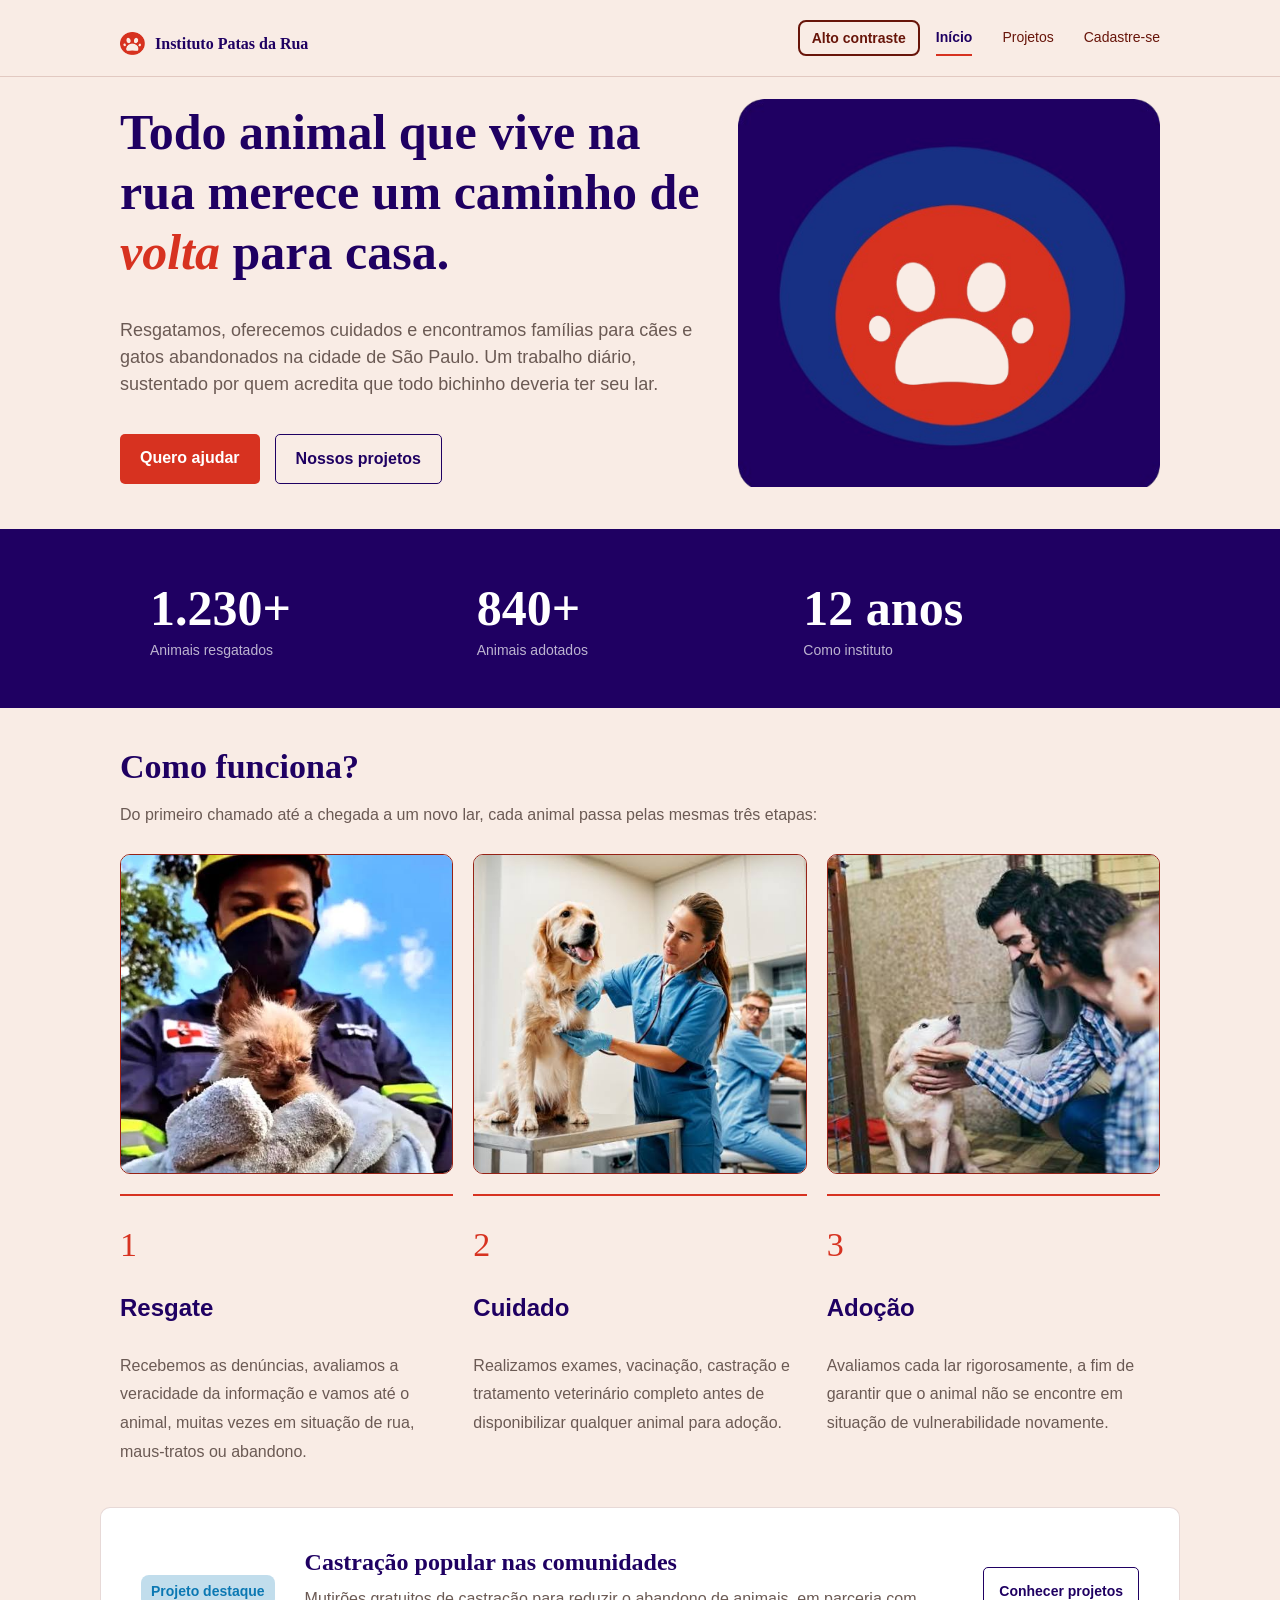
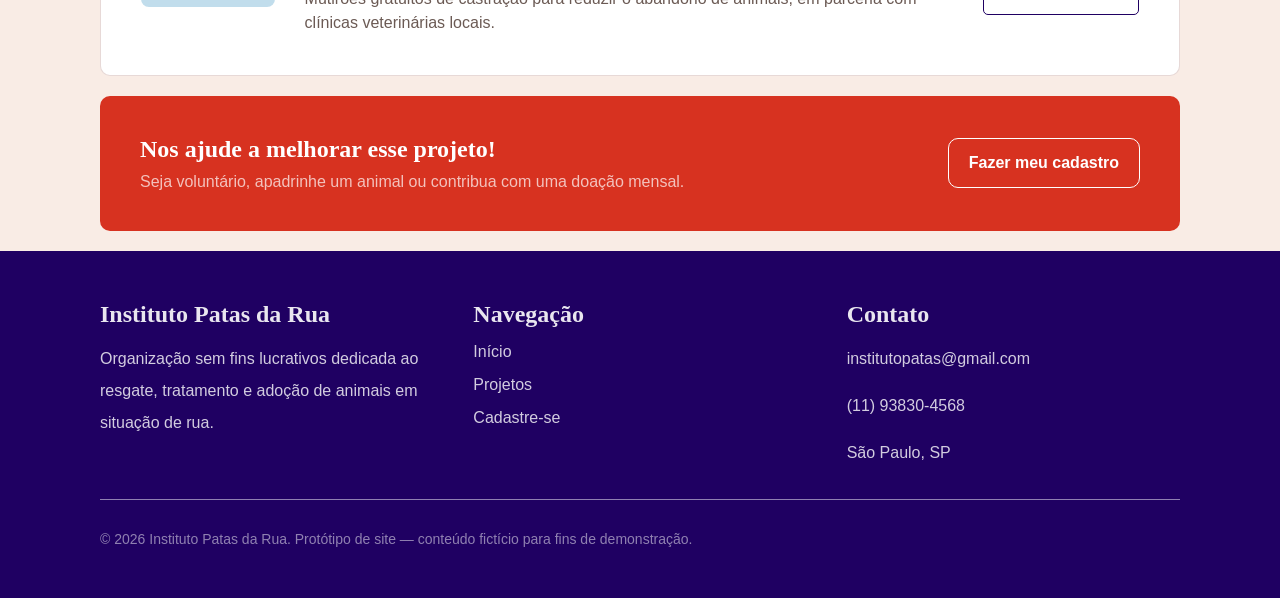
<file: index.html>
<!DOCTYPE html>
<html lang="pt-BR">

<head>
    <meta charset="UTF-8">
    <meta name="viewport" content="width=device-width, initial-scale=1.0">
    <title>Projeto Patas de Rua</title>
    <script>
        (function () {
            try {
                var salvo = localStorage.getItem("contraste");
                var alto = salvo === "alto" || (salvo !== "normal" && window.matchMedia("(prefers-contrast: more)").matches);
                if (alto) document.documentElement.setAttribute("data-contraste", "alto");
            } catch (erro) {}
        })();
    </script>
    <link rel="stylesheet" href="css/style_index.css">
    <link rel="stylesheet" href="css/style_menu.css">
    <link rel="stylesheet" href="css/style_footer.css">
</head>

<body>
    <header class="header">
        <div class="header_content">
            <div class="header_content__logo">
                <h1>
                    <img src="assets/logo.png" alt="Logo Menu">
                    <span>Instituto Patas da Rua</span>
                </h1>
            </div>
            <button type="button" class="contraste" aria-pressed="false">Alto contraste</button>
            <button type="button" class="menu_hamburguer" aria-label="Abrir menu" aria-expanded="false" aria-controls="menu">
                <span aria-hidden="true"></span>
                <span aria-hidden="true"></span>
                <span aria-hidden="true"></span>
            </button>
            <nav id="menu">
                <ul>
                    <li class="active"><a href="index.html">Início</a></li>
                    <li><a href="projetos.html">Projetos</a></li>
                    <li><a href="cadastro.html">Cadastre-se</a></li>
                </ul>
            </nav>
        </div>
    </header>
    <main class="main">
        <section class="hero">
            <div class="hero_content">
                <div class="hero_title">
                    <h2>Todo animal que vive na rua merece um caminho de <span
                            style="color: var(--vermelho);"><i>volta</i></span> para casa.</h2>
                    <p>Resgatamos, oferecemos cuidados e encontramos famílias para cães e gatos abandonados na cidade de
                        São Paulo.
                        Um trabalho diário, sustentado por quem acredita que todo bichinho deveria ter seu lar.</p>
                    <div class="hero_buttons">
                        <a href="cadastro.html" id="ajuda">Quero ajudar</a>
                        <a href="projetos.html" id="projetos">Nossos projetos</a>
                    </div>
                </div>
                <div class="hero_image">
                    <img src="assets/logo-grande.png" alt="Logo Patas da Rua">
                </div>
            </div>
        </section>
        <div class="ong_info">
            <div class="ong_info__content">
                <div class="ong_info__card">
                    <span>1.230+</span>
                    <span>Animais resgatados</span>
                </div>
                <div class="ong_info__card">
                    <span>840+</span>
                    <span>Animais adotados</span>
                </div>
                <div class="ong_info__card">
                    <span>12 anos</span>
                    <span>Como instituto</span>
                </div>
            </div>
        </div>
        <section class="ong">
            <div class="ong_content">
                <div class="ong_content__title">
                    <h3>Como funciona?</h3>
                    <p>Do primeiro chamado até a chegada a um novo lar, cada animal passa pelas mesmas três etapas:</p>
                </div>
                <div class="ong_content__list">
                    <div class="ong_content__item">
                        <img src="assets/resgate.jpg" alt="Resgatando Animais">
                        <div class="ong_item__desc">
                            <span>1</span>
                            <h4>Resgate</h4>
                            <p>Recebemos as denúncias, avaliamos a veracidade da informação e vamos até o animal, muitas
                                vezes em situação de rua, maus-tratos ou abandono.</p>
                        </div>
                    </div>
                    <div class="ong_content__item">
                        <img src="assets/cuidado.jpg" alt="Cuidando de Animais">
                        <div class="ong_item__desc">
                            <span>2</span>
                            <h4>Cuidado</h4>
                            <p>Realizamos exames, vacinação, castração e tratamento veterinário completo antes de
                                disponibilizar qualquer animal para adoção.</p>
                        </div>
                    </div>
                    <div class="ong_content__item">
                        <img src="assets/adocao.jpg" alt="Adotando Animais">
                        <div class="ong_item__desc">
                            <span>3</span>
                            <h4>Adoção</h4>
                            <p>Avaliamos cada lar rigorosamente, a fim de garantir que o animal não se encontre em
                                situação
                                de vulnerabilidade novamente.</p>
                        </div>
                    </div>
                </div>
            </div>
        </section>
        <section class="projeto_destaque">
            <div class="projeto_destaque__content">
                <div class="projeto_destaque__title">
                    <span>Projeto destaque</span>
                </div>
                <div class="projeto_destaque__desc">
                    <h4>Castração popular nas comunidades</h4>
                    <p>Mutirões gratuitos de castração para reduzir o abandono de animais, em parceria com clínicas
                        veterinárias locais.</p>
                </div>
                <div class="projeto_destaque__button">
                    <a href="projetos.html">Conhecer projetos</a>
                </div>
            </div>
        </section>
        <section class="disclaimer_cadastro">
            <div class="disclaimer_cadastro__content">
                <h4>Nos ajude a melhorar esse projeto!</h4>
                <p>Seja voluntário, apadrinhe um animal ou contribua com uma doação mensal.</p>
            </div>
            <div class="disclaimer_cadastro__button">
                <a href="cadastro.html">Fazer meu cadastro</a>
            </div>
        </section>
        <footer class="footer">
            <div class="footer_content">
                <div class="footer_content__top">
                    <div class="footer_content__item">
                        <h4>Instituto Patas da Rua</h4>
                        <span>Organização sem fins lucrativos dedicada ao resgate, tratamento e adoção de animais em
                            situação
                            de
                            rua.</span>
                    </div>
                    <div class="footer_content__item">
                        <h4>Navegação</h4>
                        <ul>
                            <li><a href="index.html">Início</a></li>
                            <li><a href="projetos.html">Projetos</a></li>
                            <li><a href="cadastro.html">Cadastre-se</a></li>
                        </ul>
                    </div>
                    <div class="footer_content__item">
                        <h4>Contato</h4>
                        <span>institutopatas@gmail.com</span>
                        <span>(11) 93830-4568</span>
                        <span>São Paulo, SP</span>
                    </div>
                </div>
                <hr>
                <div class="footer_content__bottom">
                    <span>© 2026 Instituto Patas da Rua. Protótipo de site — conteúdo fictício para fins de
                        demonstração.</span>
                </div>
            </div>
        </footer>
    </main>
    <script>
        const menuItems = document.querySelectorAll(".header nav ul li");
        const paginaAtual = window.location.pathname.split("/").pop();

        menuItems.forEach((item) => {
            const link = item.querySelector("a");
            const ativo = link.getAttribute("href") === paginaAtual;
            item.classList.toggle("active", ativo);
            if (ativo) {
                link.setAttribute("aria-current", "page");
            } else {
                link.removeAttribute("aria-current");
            }
        });

        if (!document.querySelector(".header nav ul li.active")) {
            menuItems[0].classList.add("active");
            menuItems[0].querySelector("a").setAttribute("aria-current", "page");
        }

        const menuHamburguer = document.querySelector(".menu_hamburguer");
        const menuLista = document.querySelector("#menu");

        menuHamburguer.addEventListener("click", () => {
            const aberto = menuLista.classList.toggle("aberto");
            menuHamburguer.classList.toggle("aberto", aberto);
            menuHamburguer.setAttribute("aria-expanded", aberto ? "true" : "false");
            menuHamburguer.setAttribute("aria-label", aberto ? "Fechar menu" : "Abrir menu");
        });
    </script>
    <script src="js/contraste.js"></script>
</body>

</html>
</file>
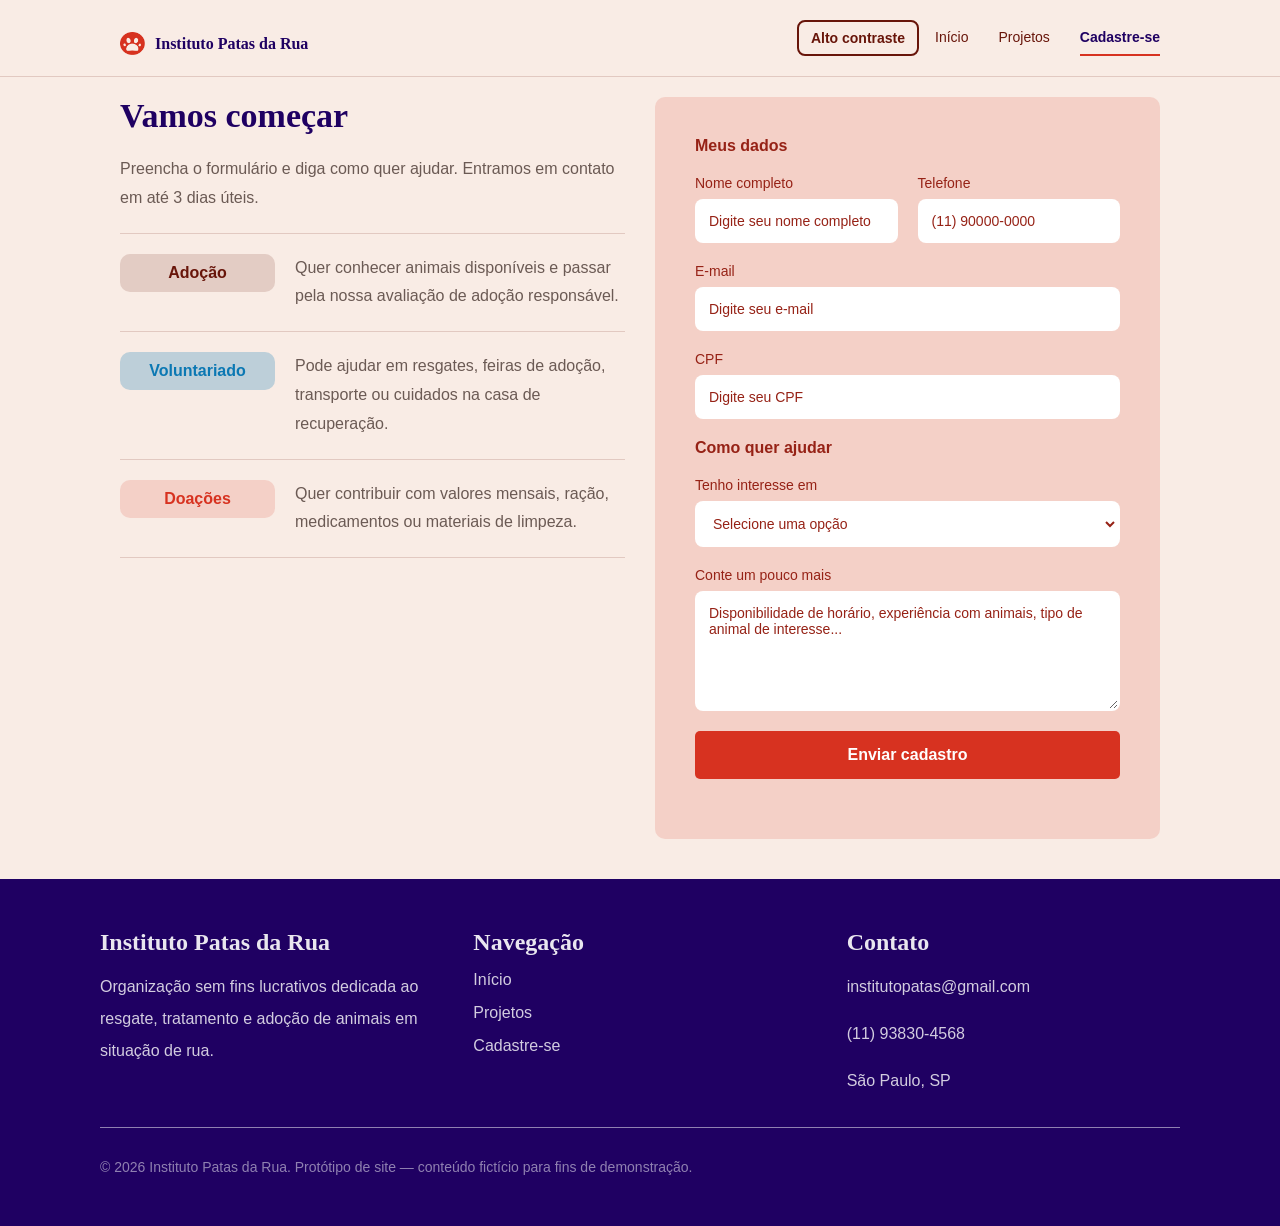
<file: cadastro.html>
<!DOCTYPE html>
<html lang="pt-BR">

<head>
    <meta charset="UTF-8">
    <meta name="viewport" content="width=device-width, initial-scale=1.0">
    <title>Cadastro | Projeto Patas de Rua</title>
    <script>
        (function () {
            try {
                var salvo = localStorage.getItem("contraste");
                var alto = salvo === "alto" || (salvo !== "normal" && window.matchMedia("(prefers-contrast: more)").matches);
                if (alto) document.documentElement.setAttribute("data-contraste", "alto");
            } catch (erro) {}
        })();
    </script>
    <link rel="stylesheet" href="css/style_index.css">
    <link rel="stylesheet" href="css/style_menu.css">
    <link rel="stylesheet" href="css/style_footer.css">
    <link rel="stylesheet" href="css/style_cadastro.css">
</head>

<body>
    <header class="header">
        <div class="header_content">
            <div class="header_content__logo">
                <h1>
                    <img src="assets/logo.png" alt="Logo Menu">
                    <span>Instituto Patas da Rua</span>
                </h1>
            </div>
            <button type="button" class="contraste" aria-pressed="false">Alto contraste</button>
            <button type="button" class="menu_hamburguer" aria-label="Abrir menu" aria-expanded="false" aria-controls="menu">
                <span aria-hidden="true"></span>
                <span aria-hidden="true"></span>
                <span aria-hidden="true"></span>
            </button>
            <nav id="menu">
                <ul>
                    <li><a href="index.html">Início</a></li>
                    <li><a href="projetos.html">Projetos</a></li>
                    <li class="active"><a href="cadastro.html">Cadastre-se</a></li>
                </ul>
            </nav>
        </div>
    </header>
    <main class="main">
        <section class="cadastro">
            <div class="cadastro_content">
                <div class="cadastro_content__title">
                    <h2>Vamos começar</h2>
                    <p>Preencha o formulário e diga como quer ajudar. Entramos em contato em até 3 dias úteis.</p>
                    <div class="cadastro_content__list">
                        <div class="cadastro_content__item">
                            <h4 class="adocao">Adoção</h4>
                            <p>Quer conhecer animais disponíveis e passar pela nossa avaliação de adoção responsável.
                            </p>
                        </div>
                        <div class="cadastro_content__item">
                            <h4 class="voluntariado">Voluntariado</h4>
                            <p>Pode ajudar em resgates, feiras de adoção, transporte ou cuidados na casa de recuperação.
                            </p>
                        </div>
                        <div class="cadastro_content__item">
                            <h4 class="doacao">Doações</h4>
                            <p>Quer contribuir com valores mensais, ração, medicamentos ou materiais de limpeza.</p>
                        </div>
                    </div>
                </div>
                <form class="formulario" action="cadastro.html" method="get">
                    <fieldset>
                        <legend>Meus dados</legend>
                        <div class="formulario__row">
                            <div class="formulario__field">
                                <label for="nome">Nome completo</label>
                                <input type="text" id="nome" name="nome" placeholder="Digite seu nome completo"
                                    required>
                            </div>
                            <div class="formulario__field">
                                <label for="telefone">Telefone</label>
                                <input type="tel" id="telefone" name="telefone" placeholder="(11) 90000-0000"
                                    pattern="\([1-9]{2}\) 9[0-9]{4}-[0-9]{4}" required>
                            </div>
                        </div>
                        <div class="formulario__field">
                            <label for="email">E-mail</label>
                            <input type="email" id="email" name="email" placeholder="Digite seu e-mail" required>
                        </div>
                        <div class="formulario__field">
                            <label for="cpf">CPF</label>
                            <input type="text" id="cpf" name="cpf" pattern="\d{3}\.\d{3}\.\d{3}-\d{2}"
                                placeholder="Digite seu CPF" required>
                        </div>
                    </fieldset>
                    <fieldset>
                        <legend>Como quer ajudar</legend>
                        <div class="formulario__field">
                            <label for="interesse">Tenho interesse em</label>
                            <select id="interesse" name="interesse" required>
                                <option value="" selected disabled>Selecione uma opção</option>
                                <option value="adocao">Adoção</option>
                                <option value="voluntariado">Voluntariado</option>
                                <option value="doacoes">Doações</option>
                            </select>
                        </div>
                        <div class="formulario__field">
                            <label for="mensagem">Conte um pouco mais</label>
                            <textarea id="mensagem" name="mensagem"
                                placeholder="Disponibilidade de horário, experiência com animais, tipo de animal de interesse..."></textarea>
                        </div>
                    </fieldset>
                    <button type="submit">Enviar cadastro</button>
                    <p class="formulario__sucesso" role="status" aria-live="polite"></p>
                </form>
            </div>
        </section>
        <footer class="footer">
            <div class="footer_content">
                <div class="footer_content__top">
                    <div class="footer_content__item">
                        <h4>Instituto Patas da Rua</h4>
                        <span>Organização sem fins lucrativos dedicada ao resgate, tratamento e adoção de animais em
                            situação
                            de
                            rua.</span>
                    </div>
                    <div class="footer_content__item">
                        <h4>Navegação</h4>
                        <ul>
                            <li><a href="index.html">Início</a></li>
                            <li><a href="projetos.html">Projetos</a></li>
                            <li><a href="cadastro.html">Cadastre-se</a></li>
                        </ul>
                    </div>
                    <div class="footer_content__item">
                        <h4>Contato</h4>
                        <span>institutopatas@gmail.com</span>
                        <span>(11) 93830-4568</span>
                        <span>São Paulo, SP</span>
                    </div>
                </div>
                <hr>
                <div class="footer_content__bottom">
                    <span>© 2026 Instituto Patas da Rua. Protótipo de site — conteúdo fictício para fins de
                        demonstração.</span>
                </div>
            </div>
        </footer>
    </main>
    <script>
        const menuItems = document.querySelectorAll(".header nav ul li");
        const paginaAtual = window.location.pathname.split("/").pop() || "index.html";

        menuItems.forEach((item) => {
            const link = item.querySelector("a");
            const ativo = link.getAttribute("href") === paginaAtual;
            item.classList.toggle("active", ativo);
            if (ativo) {
                link.setAttribute("aria-current", "page");
            } else {
                link.removeAttribute("aria-current");
            }
        });

        if (!document.querySelector(".header nav ul li.active")) {
            menuItems[0].classList.add("active");
            menuItems[0].querySelector("a").setAttribute("aria-current", "page");
        }

        const botaoMenu = document.querySelector(".menu_hamburguer");
        const menu = document.querySelector("#menu");

        botaoMenu.addEventListener("click", () => {
            const aberto = menu.classList.toggle("aberto");
            botaoMenu.classList.toggle("aberto", aberto);
            botaoMenu.setAttribute("aria-expanded", aberto ? "true" : "false");
            botaoMenu.setAttribute("aria-label", aberto ? "Fechar menu" : "Abrir menu");
        });

        const formulario = document.querySelector(".formulario");
        const telefone = document.querySelector("#telefone");
        const telefoneRegex = /^\([1-9]{2}\) 9[0-9]{4}-[0-9]{4}$/;

        function validarTelefone() {
            if (telefone.value === "" || telefoneRegex.test(telefone.value)) {
                telefone.setCustomValidity("");
            } else {
                telefone.setCustomValidity("Informe o telefone no formato (21) 90000-0000.");
            }
        }

        telefone.addEventListener("input", validarTelefone);
        formulario.querySelector("button").addEventListener("click", validarTelefone);

        formulario.addEventListener("submit", (event) => {
            event.preventDefault();
            const sucesso = document.querySelector(".formulario__sucesso");
            sucesso.textContent = "Cadastro enviado. Entramos em contato em até 3 dias úteis.";
        });
    </script>
    <script src="js/contraste.js"></script>
</body>

</html>
</file>
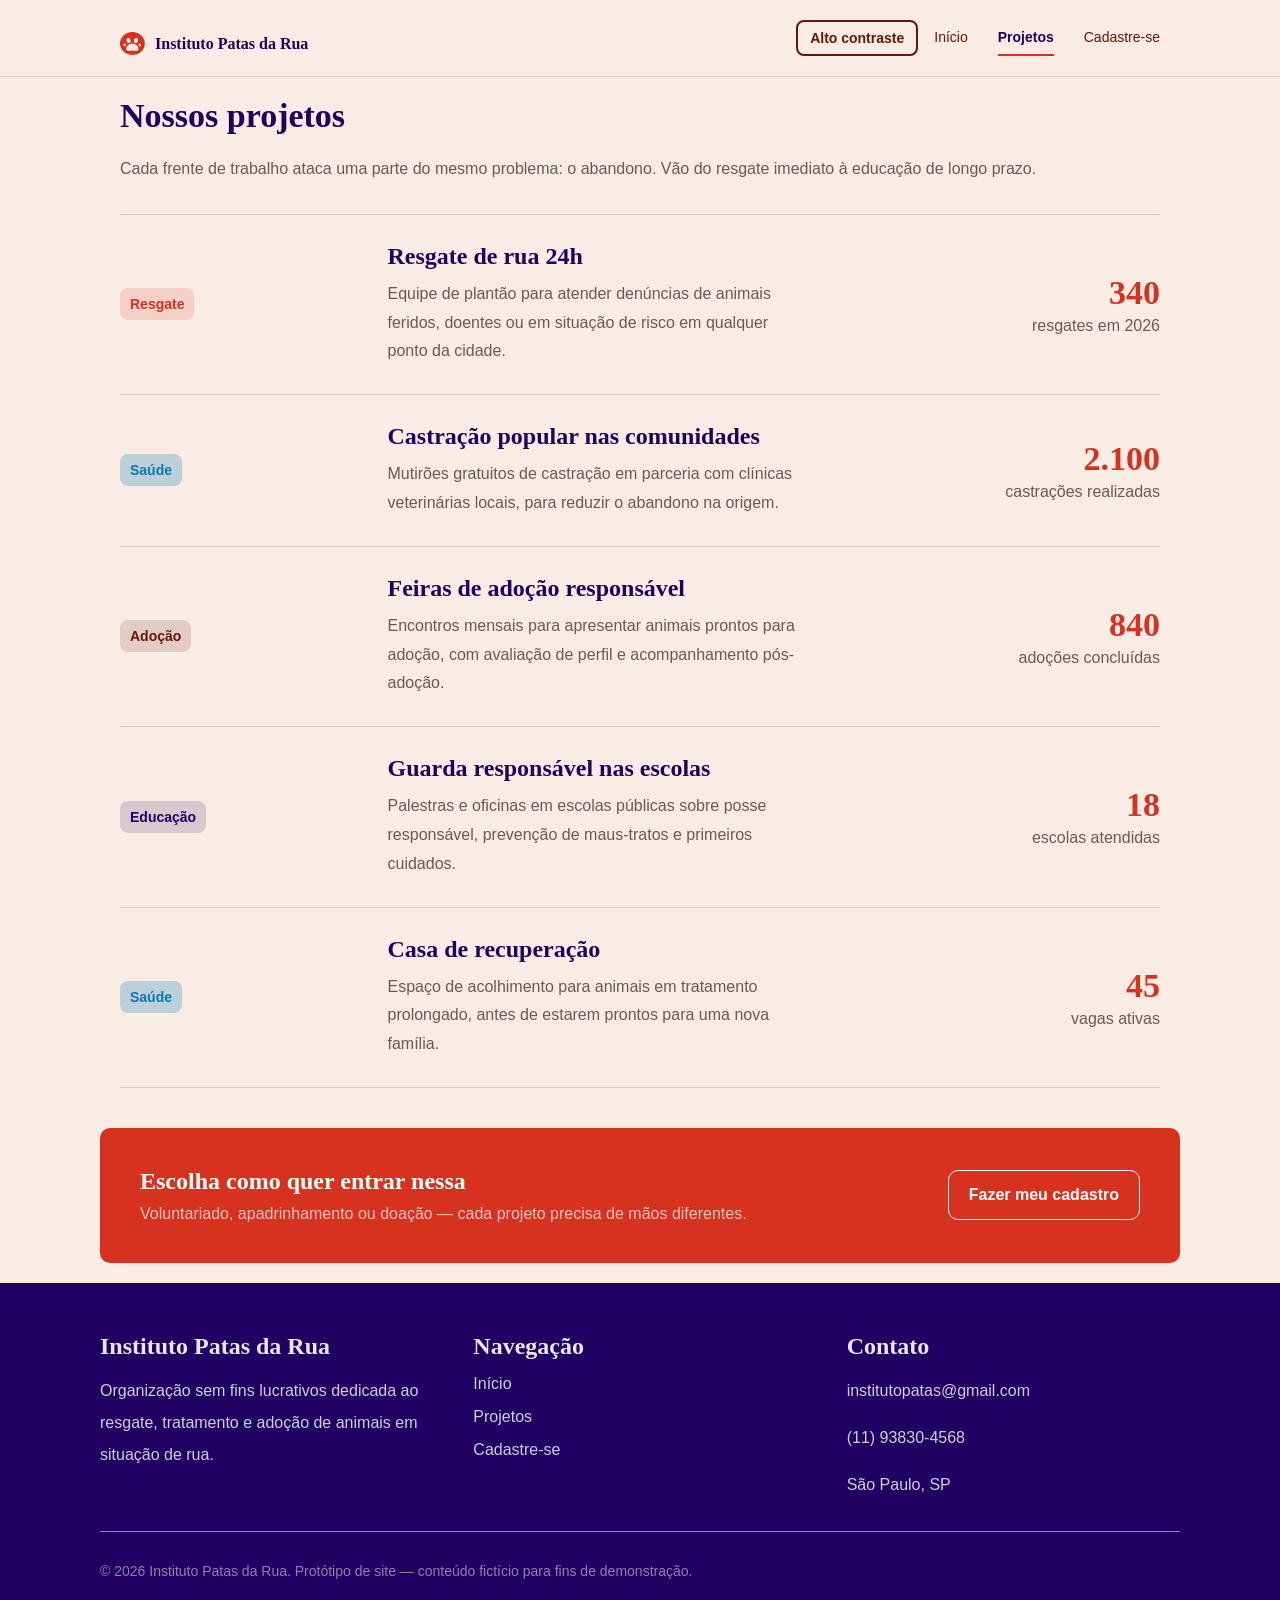
<file: projetos.html>
<!DOCTYPE html>
<html lang="pt-BR">

<head>
    <meta charset="UTF-8">
    <meta name="viewport" content="width=device-width, initial-scale=1.0">
    <title>Projetos | Projeto Patas de Rua</title>
    <script>
        (function () {
            try {
                var salvo = localStorage.getItem("contraste");
                var alto = salvo === "alto" || (salvo !== "normal" && window.matchMedia("(prefers-contrast: more)").matches);
                if (alto) document.documentElement.setAttribute("data-contraste", "alto");
            } catch (erro) {}
        })();
    </script>
    <link rel="stylesheet" href="css/style_index.css">
    <link rel="stylesheet" href="css/style_menu.css">
    <link rel="stylesheet" href="css/style_footer.css">
    <link rel="stylesheet" href="css/style_projetos.css">
</head>

<body>
    <header class="header">
        <div class="header_content">
            <div class="header_content__logo">
                <h1>
                    <img src="assets/logo.png" alt="Logo Menu">
                    <span>Instituto Patas da Rua</span>
                </h1>
            </div>
            <button type="button" class="contraste" aria-pressed="false">Alto contraste</button>
            <button type="button" class="menu_hamburguer" aria-label="Abrir menu" aria-expanded="false" aria-controls="menu">
                <span aria-hidden="true"></span>
                <span aria-hidden="true"></span>
                <span aria-hidden="true"></span>
            </button>
            <nav id="menu">
                <ul>
                    <li><a href="index.html">Início</a></li>
                    <li class="active"><a href="projetos.html">Projetos</a></li>
                    <li><a href="cadastro.html">Cadastre-se</a></li>
                </ul>
            </nav>
        </div>
    </header>
    <main class="main">
        <section class="projetos">
            <div class="projetos_content">
                <div class="projetos_content__title">
                    <h2>Nossos projetos</h2>
                    <p>Cada frente de trabalho ataca uma parte do mesmo problema: o abandono. Vão do resgate imediato à educação de longo prazo.</p>
                </div>
                <div class="projetos_content__list">
                    <div class="projetos_content__item">
                        <span class="projetos_item__tag tag_resgate">Resgate</span>
                        <div class="projetos_item__desc">
                            <h3>Resgate de rua 24h</h3>
                            <p>Equipe de plantão para atender denúncias de animais feridos, doentes ou em situação de risco em qualquer ponto da cidade.</p>
                        </div>
                        <div class="projetos_item__stat">
                            <span>340</span>
                            <span>resgates em 2026</span>
                        </div>
                    </div>
                    <div class="projetos_content__item">
                        <span class="projetos_item__tag tag_saude">Saúde</span>
                        <div class="projetos_item__desc">
                            <h3>Castração popular nas comunidades</h3>
                            <p>Mutirões gratuitos de castração em parceria com clínicas veterinárias locais, para reduzir o abandono na origem.</p>
                        </div>
                        <div class="projetos_item__stat">
                            <span>2.100</span>
                            <span>castrações realizadas</span>
                        </div>
                    </div>
                    <div class="projetos_content__item">
                        <span class="projetos_item__tag tag_adocao">Adoção</span>
                        <div class="projetos_item__desc">
                            <h3>Feiras de adoção responsável</h3>
                            <p>Encontros mensais para apresentar animais prontos para adoção, com avaliação de perfil e acompanhamento pós-adoção.</p>
                        </div>
                        <div class="projetos_item__stat">
                            <span>840</span>
                            <span>adoções concluídas</span>
                        </div>
                    </div>
                    <div class="projetos_content__item">
                        <span class="projetos_item__tag tag_educacao">Educação</span>
                        <div class="projetos_item__desc">
                            <h3>Guarda responsável nas escolas</h3>
                            <p>Palestras e oficinas em escolas públicas sobre posse responsável, prevenção de maus-tratos e primeiros cuidados.</p>
                        </div>
                        <div class="projetos_item__stat">
                            <span>18</span>
                            <span>escolas atendidas</span>
                        </div>
                    </div>
                    <div class="projetos_content__item">
                        <span class="projetos_item__tag tag_saude">Saúde</span>
                        <div class="projetos_item__desc">
                            <h3>Casa de recuperação</h3>
                            <p>Espaço de acolhimento para animais em tratamento prolongado, antes de estarem prontos para uma nova família.</p>
                        </div>
                        <div class="projetos_item__stat">
                            <span>45</span>
                            <span>vagas ativas</span>
                        </div>
                    </div>
                </div>
            </div>
        </section>
        <section class="disclaimer_cadastro">
            <div class="disclaimer_cadastro__content">
                <h4>Escolha como quer entrar nessa</h4>
                <p>Voluntariado, apadrinhamento ou doação — cada projeto precisa de mãos diferentes.</p>
            </div>
            <div class="disclaimer_cadastro__button">
                <a href="cadastro.html">Fazer meu cadastro</a>
            </div>
        </section>
        <footer class="footer">
            <div class="footer_content">
                <div class="footer_content__top">
                    <div class="footer_content__item">
                        <h4>Instituto Patas da Rua</h4>
                        <span>Organização sem fins lucrativos dedicada ao resgate, tratamento e adoção de animais em
                            situação
                            de
                            rua.</span>
                    </div>
                    <div class="footer_content__item">
                        <h4>Navegação</h4>
                        <ul>
                            <li><a href="index.html">Início</a></li>
                            <li><a href="projetos.html">Projetos</a></li>
                            <li><a href="cadastro.html">Cadastre-se</a></li>
                        </ul>
                    </div>
                    <div class="footer_content__item">
                        <h4>Contato</h4>
                        <span>institutopatas@gmail.com</span>
                        <span>(11) 93830-4568</span>
                        <span>São Paulo, SP</span>
                    </div>
                </div>
                <hr>
                <div class="footer_content__bottom">
                    <span>© 2026 Instituto Patas da Rua. Protótipo de site — conteúdo fictício para fins de
                        demonstração.</span>
                </div>
            </div>
        </footer>
    </main>
    <script>
        const menuItems = document.querySelectorAll(".header nav ul li");
        const paginaAtual = window.location.pathname.split("/").pop() || "index.html";

        menuItems.forEach((item) => {
            const link = item.querySelector("a");
            const ativo = link.getAttribute("href") === paginaAtual;
            item.classList.toggle("active", ativo);
            if (ativo) {
                link.setAttribute("aria-current", "page");
            } else {
                link.removeAttribute("aria-current");
            }
        });

        if (!document.querySelector(".header nav ul li.active")) {
            menuItems[0].classList.add("active");
            menuItems[0].querySelector("a").setAttribute("aria-current", "page");
        }

        const botaoMenu = document.querySelector(".menu_hamburguer");
        const menu = document.querySelector("#menu");

        botaoMenu.addEventListener("click", () => {
            const aberto = menu.classList.toggle("aberto");
            botaoMenu.classList.toggle("aberto", aberto);
            botaoMenu.setAttribute("aria-expanded", aberto ? "true" : "false");
            botaoMenu.setAttribute("aria-label", aberto ? "Fechar menu" : "Abrir menu");
        });
    </script>
    <script src="js/contraste.js"></script>
</body>

</html>
</file>
<file: css/style_index.css>
:root {
    --vermelho: #D73220;
    --creme: #F9ECE5;
    --marrom: #68150A;
    --azul: #0B78B3;
    --roxo: #1F0062;
    --branco: #ffffff;
    --texto: #6b5A54;
    --vermelho-escuro: #962216;
    --vermelho-hover: #68170e;
    --borda: rgba(105, 22, 11, 0.162);
    --vermelho-suave: #D7322026;
    --azul-suave: #0b78b340;
    --marrom-suave: #68150A26;
    --roxo-suave: #1F006226;
    --texto-claro: rgba(255, 255, 255, 0.9);
    --texto-claro-medio: rgba(255, 255, 255, 0.8);
    --texto-claro-suave: rgba(255, 255, 255, 0.7);
    --texto-claro-apagado: rgba(255, 255, 255, 0.5);
    --linha-clara: rgba(255, 255, 255, 0.5);

    --fonte-titulo: 'Fraunces', Georgia, serif;
    --fonte-texto: 'Work Sans', sans-serif;

    --tamanho-titulo-grande: 50px;
    --tamanho-titulo: 34px;
    --tamanho-subtitulo: 24px;
    --tamanho-texto-grande: 18px;
    --tamanho-texto: 16px;
    --tamanho-texto-pequeno: 14px;
}

* {
    margin: 0;
    padding: 0;
    box-sizing: border-box;
}

body {
    background-color: var(--creme);
    font-family: var(--fonte-texto);
}

.main {
    display: flex;
    flex-direction: column;
    gap: 20px;
}

.hero .hero_title {
    display: flex;
    flex-direction: column;
    gap: 25px;
}

.hero .hero_title h2 {
    font-size: var(--tamanho-titulo-grande);
    font-family: var(--fonte-titulo);
    line-height: 1.2;
    color: var(--roxo);
}

.hero .hero_title p {
    font-size: var(--tamanho-texto-grande);
    color: var(--texto);
    line-height: 1.5;
}

.hero .hero_content {
    display: grid;
    grid-template-columns: repeat(12, minmax(0, 1fr));
    gap: 20px;
    margin: 0 100px;
    padding: 20px;
}

.hero_title {
    grid-column: span 7;
}

.hero_image {
    grid-column: span 5;
}

.hero .hero_image img {
    object-fit: contain;
    width: 100%;
    height: 100%;
}

.hero .hero_buttons {
    display: flex;
    gap: 15px;
}

.hero .hero_buttons a {
    display: inline-block;
    padding: 15px 20px;
    background: transparent;
    border: none;
    font-family: var(--fonte-texto);
    border-radius: 5px;
    font-weight: 700;
    cursor: pointer;
    text-decoration: none;
}

.hero .hero_buttons a#ajuda {
    background-color: var(--vermelho);
    color: var(--branco);
}

.hero .hero_buttons a#ajuda:hover {
    background-color: var(--vermelho-escuro);
    transition: all 300ms;
}

.hero .hero_buttons a#projetos {
    border: 1px solid var(--roxo);
    color: var(--roxo);
}

.hero .hero_buttons a#projetos:hover {
    background-color: var(--roxo);
    color: var(--branco);
    transition: all 300ms;
}

.ong_info {
    background-color: var(--roxo);
}

.ong_info__content {
    display: grid;
    grid-template-columns: repeat(12, minmax(0, 1fr));
    margin: 0 100px;
    padding: 50px;
}

.ong_info__card {
    grid-column: span 4;
}

.ong_info__card {
    display: flex;
    flex-direction: column;
    gap: 5px;
}

.ong_info__card span:nth-child(1) {
    font-size: var(--tamanho-titulo-grande);
    font-weight: 700;
    color: var(--branco);
    font-family: var(--fonte-titulo);
}

.ong_info__card span:nth-child(2) {
    font-size: var(--tamanho-texto-pequeno);
    font-weight: 500;
    color: var(--texto-claro-suave);
    font-family: var(--fonte-texto);
}

.ong_content {
    margin: 0 100px;
    padding: 20px;
    display: flex;
    flex-direction: column;
    gap: 30px;
}

.ong_content__title {
    display: flex;
    flex-direction: column;
    gap: 20px;
}

.ong_content__title h3 {
    font-family: var(--fonte-titulo);
    font-size: var(--tamanho-titulo);
    color: var(--roxo);
}

.ong_content__title p {
    font-family: var(--fonte-texto);
    color: var(--texto);
    font-size: var(--tamanho-texto);
}

.ong_content__list {
    display: grid;
    grid-template-columns: repeat(12, minmax(0, 1fr));
    gap: 20px;
}

.ong_content__item {
    grid-column: span 4;
    display: flex;
    flex-direction: column;
    gap: 20px;
}

.ong_content__item img {
    object-fit: cover;
    width: 100%;
    height: 320px;
    border: 1px solid var(--vermelho-escuro);
    border-radius: 10px;
}

.ong_item__desc {
    border-top: 2px solid var(--vermelho);
    padding-top: 30px;
    display: flex;
    flex-direction: column;
    gap: 30px;
}

.ong_content__item span {
    font-family: var(--fonte-titulo);
    font-size: var(--tamanho-titulo);
    color: var(--vermelho);
}

.ong_content__item h4 {
    font-family: var(--fonte-texto);
    font-size: var(--tamanho-subtitulo);
    color: var(--roxo);
}

.ong_content__item p {
    font-family: var(--fonte-texto);
    font-size: var(--tamanho-texto);
    color: var(--texto);
    line-height: 1.8;
}

.projeto_destaque__content {
    display: flex;
    align-items: center;
    gap: 30px;
    background-color: var(--branco);
    border-radius: 10px;
    margin: 0 100px;
    padding: 40px;
    border: 1px solid var(--borda);
}

.projeto_destaque__title {
    display: flex;
    flex-shrink: 0;
}

.projeto_destaque__title span {
    display: inline-flex;
    white-space: nowrap;
    font-family: var(--fonte-texto);
    font-size: var(--tamanho-texto-pequeno);
    padding: 8px 10px;
    background-color: var(--azul-suave);
    color: var(--azul);
    font-weight: 700;
    border-radius: 8px;
}

.projeto_destaque__desc {
    display: flex;
    flex-direction: column;
    flex: 1;
    min-width: 0;
    gap: 10px;
}

.projeto_destaque__desc h4 {
    font-family: var(--fonte-titulo);
    font-size: var(--tamanho-subtitulo);
    color: var(--roxo);
    line-height: 1.2;
}

.projeto_destaque__desc p {
    font-family: var(--fonte-texto);
    font-size: var(--tamanho-texto);
    color: var(--texto);
    line-height: 1.5;
}

.projeto_destaque__button {
    flex-shrink: 0;
}

.projeto_destaque__button a {
    display: inline-block;
    padding: 15px;
    background: transparent;
    font-family: var(--fonte-texto);
    border-radius: 5px;
    font-weight: 700;
    cursor: pointer;
    text-decoration: none;
    border: 1px solid var(--roxo);
    color: var(--roxo);
    font-size: var(--tamanho-texto-pequeno);
}

.projeto_destaque__button a:hover {
    background-color: var(--roxo);
    color: var(--branco);
    transition: all 300ms;
}

.disclaimer_cadastro {
    margin: 0 100px;
    border-radius: 10px;
    background-color: var(--vermelho);
    padding: 40px;
    display: flex;
    justify-content: space-between;
    align-items: center;
}

.disclaimer_cadastro__content {
    display: flex;
    flex-direction: column;
    gap: 10px;
}

.disclaimer_cadastro h4 {
    font-weight: 700;
    font-size: var(--tamanho-subtitulo);
    color: var(--branco);
    font-family: var(--fonte-titulo);
}

.disclaimer_cadastro p {
    color: var(--texto-claro-suave);
    font-family: 16px;
    font-family: var(--fonte-texto);
}

.disclaimer_cadastro__button a {
    display: inline-block;
    background: transparent;
    padding: 15px 20px;
    border: 1px solid var(--branco);
    border-radius: 10px;
    font-family: var(--fonte-texto);
    font-weight: 700;
    font-size: var(--tamanho-texto);
    color: var(--branco);
    cursor: pointer;
    text-decoration: none;
}

.disclaimer_cadastro__button a:hover {
    background-color: var(--branco);
    color: var(--vermelho);
    transition: all 300ms;
}

@media (min-width: 1441px) and (max-width: 2650px) {
    .hero .hero_content {
        margin: 0 20%;
    }

    .ong_content {
        margin: 0 20%;
    }

    .projeto_destaque__content,
    .disclaimer_cadastro {
        margin: 0 20%;
    }

    .ong_info__content{
        margin: 0 20%;
    }

    .hero_title {
        grid-column: span 8;
    }

    .hero_image {
        grid-column: span 4;
    }
}

@media (min-width: 1025px) and (max-width: 1440px){
    .hero_title{
        justify-content: space-around;
        gap: 0;
    }

    .hero_title {
        grid-column: span 7;
    }

    .hero_image {
        grid-column: span 5;
    }
}

@media (min-width: 771px) and (max-width: 1024px) {
    .ong_content{
        margin: 0 50px;
    }

    .ong_info__content {
        margin: 0 50px;
        padding: 30px;
    }

    .projeto_destaque__content,
    .disclaimer_cadastro {
        margin: 0 0;
        border-radius: 0px;
    }

    .hero .hero_content{
        margin: 0 50px;
    }

    .hero_title, .hero_image {
        grid-column: span 6;
    }

    .ong_content__item {
        grid-column: span 6;
    }
}

@media (min-width: 431px) and (max-width: 770px) {
    .hero .hero_content {
        margin: 0 70px;
    }

    .hero_title,
    .hero_image {
        grid-column: span 12;
    }

    .ong_info__content {
        margin: 0 20px;
        padding: 30px;
    }

    .ong_content {
        margin: 0 70px;
    }

    .ong_content__item {
        grid-column: span 12;
    }

    .ong_item__desc {
        gap: 15px;
    }

    .ong_content__item img {
        height: 100%;
    }

    .ong_content {
        margin: 0 70px;
    }

    .projeto_destaque__content,
    .disclaimer_cadastro {
        margin: 0 0;
        border-radius: 0px;
    }

    .projeto_destaque__content {
        padding: 30px 15px;
    }

    .disclaimer_cadastro {
        gap: 20px;
        padding: 30px 20px;
    }

    .disclaimer_cadastro__button a {
        font-size: var(--tamanho-texto-pequeno);
        padding: 15px;
    }
}

@media (min-width: 320px) and (max-width: 430px) {
    .hero .hero_content {
        margin: 0 0;
    }

    .hero_title,
    .hero_image {
        grid-column: span 12;
    }

    .hero .hero_title h2 {
        font-size: var(--tamanho-titulo);
    }

    .hero .hero_title p {
        font-size: var(--tamanho-texto);
        color: var(--texto);
        line-height: 1.5;
    }

    .ong_info__content {
        margin: 0 0;
        padding: 40px;
        gap: 20px;
        justify-items: center;
    }

    .ong_info__card,
    .ong_content__item {
        grid-column: span 12;
    }

    .ong_info__card {
        align-items: center;
    }

    .ong_content {
        margin: 0 0;
        padding: 30px;
    }

    .projeto_destaque__content,
    .disclaimer_cadastro {
        margin: 0 0;
        border-radius: 0px;
    }

    .projeto_destaque__content {
        flex-direction: column;
        gap: 20px;
        align-items: start;
    }

    .disclaimer_cadastro {
        flex-direction: column;
        gap: 20px;
        align-items: start;
    }

    .disclaimer_cadastro__button a {
        font-size: var(--tamanho-texto-pequeno);
        padding: 10px 15px;
    }
}

html[data-contraste="alto"] {
    color-scheme: dark;
    --creme: #000000;
    --branco: #ffffff;
    --texto: #ffffff;
    --roxo: #ffffff;
    --vermelho: #ffe14d;
    --vermelho-escuro: #ffffff;
    --vermelho-hover: #ffffff;
    --marrom: #ffe14d;
    --azul: #7dffff;
    --borda: #ffffff;
    --vermelho-suave: #000000;
    --azul-suave: #000000;
    --marrom-suave: #000000;
    --roxo-suave: #000000;
    --texto-claro: #ffffff;
    --texto-claro-medio: #ffffff;
    --texto-claro-suave: #ffffff;
    --texto-claro-apagado: #ffffff;
    --linha-clara: #ffffff;
}

html[data-contraste="alto"] .header {
    background-color: #000000;
    border-bottom: 2px solid #ffffff;
}

html[data-contraste="alto"] .footer,
html[data-contraste="alto"] .ong_info,
html[data-contraste="alto"] .projeto_destaque__content,
html[data-contraste="alto"] .formulario {
    background-color: #000000;
    border: 2px solid #ffffff;
}

html[data-contraste="alto"] .footer,
html[data-contraste="alto"] .ong_info {
    border-left: none;
    border-right: none;
}

html[data-contraste="alto"] .contraste,
html[data-contraste="alto"] .hero .hero_buttons a#ajuda,
html[data-contraste="alto"] .formulario button,
html[data-contraste="alto"] .disclaimer_cadastro {
    background-color: #ffe14d;
    color: #000000;
    border-color: #000000;
}

html[data-contraste="alto"] .contraste[aria-pressed="true"],
html[data-contraste="alto"] .hero .hero_buttons a#ajuda:hover,
html[data-contraste="alto"] .formulario button:hover,
html[data-contraste="alto"] .formulario button:active {
    background-color: #ffffff;
    color: #000000;
}

html[data-contraste="alto"] .disclaimer_cadastro h4,
html[data-contraste="alto"] .disclaimer_cadastro p,
html[data-contraste="alto"] .disclaimer_cadastro__button a {
    color: #000000;
    border-color: #000000;
}

html[data-contraste="alto"] .disclaimer_cadastro__button a:hover {
    background-color: #000000;
    color: #ffe14d;
}

html[data-contraste="alto"] .hero .hero_buttons a#projetos,
html[data-contraste="alto"] .projeto_destaque__button a {
    color: #ffe14d;
    border-color: #ffe14d;
    background-color: transparent;
}

html[data-contraste="alto"] .hero .hero_buttons a#projetos:hover,
html[data-contraste="alto"] .projeto_destaque__button a:hover {
    background-color: #ffe14d;
    color: #000000;
}

html[data-contraste="alto"] .projetos_item__tag,
html[data-contraste="alto"] .cadastro_content__item h4,
html[data-contraste="alto"] .projeto_destaque__title span {
    background-color: #000000;
    border: 2px solid currentColor;
}

html[data-contraste="alto"] .formulario input,
html[data-contraste="alto"] .formulario select,
html[data-contraste="alto"] .formulario textarea {
    background-color: #000000;
    color: #ffffff;
    border: 2px solid #ffffff;
}

html[data-contraste="alto"] .formulario ::placeholder {
    color: #ffffff;
}

html[data-contraste="alto"] .formulario legend,
html[data-contraste="alto"] .formulario label {
    color: #ffe14d;
}

html[data-contraste="alto"] .formulario__sucesso {
    color: #7dffff;
}

html[data-contraste="alto"] :focus-visible {
    outline: 3px solid #ffe14d;
    outline-offset: 3px;
}

html[data-contraste="alto"] .formulario input:focus,
html[data-contraste="alto"] .formulario select:focus,
html[data-contraste="alto"] .formulario textarea:focus {
    outline: 3px solid #ffe14d;
    outline-offset: 2px;
    border-color: #ffe14d;
}
</file>
<file: css/style_menu.css>
.header {
    padding: 20px;
    border-bottom: 1px solid var(--borda);
}

.header .header_content {
    display: flex;
    justify-content: flex-start;
    align-items: end;
    gap: 16px;
    margin: 0 100px;
}

.contraste {
    margin-left: auto;
    flex-shrink: 0;
    font-family: var(--fonte-texto);
    font-size: var(--tamanho-texto-pequeno);
    font-weight: 700;
    color: var(--marrom);
    background: transparent;
    border: 2px solid var(--marrom);
    border-radius: 8px;
    padding: 8px 12px;
    cursor: pointer;
}

.header h1 {
    font-family: var(--fonte-titulo);
    color: var(--roxo);
    font-size: var(--tamanho-texto);
    display: flex;
    align-items: center;
    gap: 10px;
}

.header nav ul {
    display: flex;
    gap: 30px;
}

.header nav ul li {
    list-style: none;
    padding-bottom: 8px;
    border-bottom: 2px solid transparent;
}

.header nav ul li.active {
    border-bottom-color: var(--vermelho);
}

.header nav ul li.active a {
    color: var(--roxo);
    font-weight: 700;
}

.header nav ul li a {
    text-decoration: none;
    text-decoration-line: none;
    font-size: var(--tamanho-texto-pequeno);
    color: var(--marrom);
}

.header_content__logo {
    display: flex;
    align-items: center;
    gap: 10px;
}

.header_content__logo h1 img {
    width: 25px;
    height: 25px;
    object-fit: contain;
}

.menu_hamburguer {
    display: none;
    flex-direction: column;
    justify-content: center;
    align-items: center;
    gap: 5px;
    width: 32px;
    height: 32px;
    padding: 0;
    background: transparent;
    border: none;
    cursor: pointer;
}

.menu_hamburguer span {
    display: block;
    width: 22px;
    height: 2px;
    background-color: var(--roxo);
    transition: transform 300ms, opacity 300ms;
}

@media (min-width: 1441px) and (max-width: 2650px) {
    .header .header_content {
        margin: 0 20%;
    }
}

@media (min-width: 771px) and (max-width: 1024px) {
    .header .header_content {
        margin: 0 50px;
    }
}

@media (min-width: 431px) and (max-width: 770px) {
    .header .header_content {
        margin: 0 70px;
    }
}

@media (min-width: 320px) and (max-width: 430px) {
    .header .header_content {
        margin: 0 20px;
        align-items: center;
        flex-wrap: wrap;
    }

    .header h1 {
        font-size: var(--tamanho-texto-pequeno);
    }

    .menu_hamburguer {
        display: flex;
    }

    .header nav {
        display: none;
        flex-basis: 100%;
    }

    .header nav.aberto {
        display: block;
    }

    .header nav ul {
        flex-direction: column;
        gap: 16px;
        padding-top: 16px;
    }

    .header nav ul li {
        width: fit-content;
    }

    .menu_hamburguer.aberto span:nth-child(1) {
        transform: translateY(7px) rotate(45deg);
    }

    .menu_hamburguer.aberto span:nth-child(2) {
        opacity: 0;
    }

    .menu_hamburguer.aberto span:nth-child(3) {
        transform: translateY(-7px) rotate(-45deg);
    }
}
</file>
<file: css/style_footer.css>
.footer {
    background-color: var(--roxo);
}

.footer_content {
    margin: 0 100px;
    padding: 50px;
    display: flex;
    flex-direction: column;
    gap: 30px;
}

.footer_content__top {
    display: grid;
    grid-template-columns: repeat(12, minmax(0, 1fr));
    gap: 40px;
}

.footer_content__item {
    display: flex;
    flex-direction: column;
    gap: 15px;
    grid-column: span 3;
}

.footer_content__item:first-child {
    grid-column: span 6;
}

.footer_content__item h4 {
    font-family: var(--fonte-titulo);
    color: var(--texto-claro);
    font-size: var(--tamanho-subtitulo);
}

.footer_content__item span {
    font-family: var(--fonte-texto);
    color: var(--texto-claro-medio);
    font-size: var(--tamanho-texto);
    line-height: 2;
}

.footer_content__item ul {
    display: flex;
    flex-direction: column;
    gap: 15px;
}

.footer_content__item ul li {
    list-style: none;
}

.footer_content__item ul li a {
    text-decoration: none;
    text-decoration-line: none;
    font-size: var(--tamanho-texto);
    color: var(--texto-claro-medio);
}

.footer_content hr {
    border: none;
    height: 1px;
    background-color: var(--linha-clara);
    margin: 0;
}

.footer_content__bottom span {
    font-size: var(--tamanho-texto-pequeno);
    color: var(--texto-claro-apagado);
}

@media (min-width: 1441px) and (max-width: 2650px) {
   .footer_content {
        margin: 0 20%;
    } 
}

@media (min-width: 771px) and (max-width: 1440px) {
    .footer_content {
        margin: 0 50px;
    }

    .footer_content__item,
    .footer_content__item:first-child {
        grid-column: span 4;
    }
}

@media (min-width: 431px) and (max-width: 770px) {
    .footer_content {
        margin: 0 70px;
    }

    .footer_content__top {
        gap: 40px;
    }

    .footer_content__item,
    .footer_content__item:first-child {
        grid-column: span 12;
    }
}

@media (min-width: 320px) and (max-width: 430px) {
    .footer_content {
        margin: 0 0;
        padding: 30px;
    }

    .footer_content__top {
        gap: 20px;
    }

    .footer_content__item,
    .footer_content__item:first-child {
        grid-column: span 12;
    }
}
</file>
<file: css/style_cadastro.css>
.cadastro_content {
    margin: 0 100px;
    padding: 20px;
    display: grid;
    grid-template-columns: repeat(12, minmax(0, 1fr));
    align-items: start;
    gap: 30px;
}

.cadastro_content__title,
.formulario {
    grid-column: span 6;
}

.cadastro_content__title {
    display: flex;
    flex-direction: column;
    gap: 20px;
}

.cadastro_content__title h2 {
    font-family: var(--fonte-titulo);
    font-size: var(--tamanho-titulo);
    color: var(--roxo);
}

.cadastro_content__title > p {
    font-family: var(--fonte-texto);
    color: var(--texto);
    font-size: var(--tamanho-texto);
    line-height: 1.8;
}

.cadastro_content__list {
    display: flex;
    flex-direction: column;
}

.cadastro_content__item {
    display: grid;
    grid-template-columns: repeat(12, minmax(0, 1fr));
    gap: 20px;
    align-items: start;
    padding: 20px 0;
    border-top: 1px solid var(--borda);
}

.cadastro_content__item h4 {
    grid-column: span 4;
}

.cadastro_content__item p {
    grid-column: span 8;
}

.cadastro_content__item:last-child {
    border-bottom: 1px solid var(--borda);
}

.cadastro_content__item h4 {
    font-family: var(--fonte-texto);
    font-size: var(--tamanho-titulo-menu);
    padding: 10px;
    border-radius: 10px;
    text-align: center;
}

.adocao {
    background-color: var(--marrom-suave);
    color: var(--marrom);
}

.voluntariado {
    background-color: var(--azul-suave);
    color: var(--azul);
}

.doacao {
    background-color: var(--vermelho-suave);
    color: var(--vermelho);
}

.cadastro_content__item p {
    font-family: var(--fonte-texto);
    font-size: var(--tamanho-texto);
    color: var(--texto);
    line-height: 1.8;
}

.formulario {
    background-color: var(--branco);
    border-radius: 10px;
    padding: 40px;
    display: flex;
    flex-direction: column;
    gap: 20px;
    background-color: var(--vermelho-suave);
}

.formulario fieldset {
    border: none;
    margin: 0;
    padding: 0;
    display: flex;
    flex-direction: column;
    gap: 20px;
}

.formulario legend {
    display: block;
    width: 100%;
    float: left;

    font-size: var(--tamanho-texto);
    font-weight: 700;
}

.formulario legend,
.formulario label {
    font-family: var(--fonte-texto);
    color: var(--vermelho-escuro);
    padding: 0;
}

.formulario label {
    font-size: var(--tamanho-texto-pequeno);
    font-weight: 500;
}

.formulario__field {
    display: flex;
    flex-direction: column;
    gap: 8px;
}

.formulario__row {
    display: grid;
    grid-template-columns: repeat(12, minmax(0, 1fr));
    gap: 20px;
}

.formulario__row .formulario__field {
    grid-column: span 6;
}

.formulario input,
.formulario select,
.formulario textarea {
    width: 100%;
    font-family: var(--fonte-texto);
    font-size: var(--tamanho-texto-pequeno);
    color: var(--vermelho-escuro);
    background-color: var(--branco);
    border: 2px solid transparent;
    border-radius: 8px;
    padding: 12px;
    cursor: pointer;
}

.formulario input:focus,
.formulario select:focus,
.formulario textarea:focus {
    outline: none;
    border-color: var(--vermelho);
}

.formulario textarea {
    min-height: 120px;
    resize: vertical;
}

.formulario ::placeholder {
    color: var(--vermelho-escuro);
}

.formulario button {
    width: 100%;
    padding: 15px 20px;
    background-color: var(--vermelho);
    color: var(--branco);
    border: none;
    border-radius: 5px;
    font-family: var(--fonte-texto);
    font-weight: 700;
    font-size: var(--tamanho-texto);
    cursor: pointer;
}

.formulario button:hover {
    background-color: var(--vermelho-hover);
    color: var(--branco);
    transition: all 300ms;
}

.formulario button:active {
    background-color: var(--vermelho-escuro);
    color: var(--branco);
    transition: all 300ms;
}

.formulario__sucesso {
    font-family: var(--fonte-texto);
    font-size: var(--tamanho-texto-pequeno);
    font-weight: 700;
    color: var(--azul);
    text-align: center;
}

@media (min-width: 1441px) and (max-width: 2650px) {
    .cadastro_content {
        margin: 0 20%;
    }

    .main{
        height: 100vh;
        justify-content: space-between;
        gap: 0;
    }
}

@media (min-width: 771px) and (max-width: 1024px) {
    .cadastro_content {
        margin: 0 50px;
    }

    .cadastro_content__title,
    .formulario {
        grid-column: span 12;
    }
}

@media (min-width: 431px) and (max-width: 770px) {
    .cadastro_content {
        margin: 0 70px;
    }

    .cadastro_content__title,
    .formulario {
        grid-column: span 12;
    }

    .formulario__row .formulario__field {
        grid-column: span 12;
    }
}

@media (min-width: 320px) and (max-width: 430px) {
    .cadastro_content {
        margin: 0 0;
    }

    .cadastro_content__title,
    .formulario {
        grid-column: span 12;
    }

    .formulario__row .formulario__field {
        grid-column: span 12;
    }

    .formulario{
        padding: 35px;
    }

    .cadastro_content__item h4,
    .cadastro_content__item p {
        grid-column: span 12;
    }
}
</file>
<file: css/style_projetos.css>
.projetos_content {
    margin: 0 100px;
    padding: 20px;
    display: flex;
    flex-direction: column;
    gap: 30px;
}

.projetos_content__title {
    display: flex;
    flex-direction: column;
    gap: 20px;
}

.projetos_content__title h2 {
    font-family: var(--fonte-titulo);
    font-size: var(--tamanho-titulo);
    color: var(--roxo);
}

.projetos_content__title p {
    font-family: var(--fonte-texto);
    color: var(--texto);
    font-size: var(--tamanho-texto);
    line-height: 1.8;
}

.projetos_content__list {
    display: flex;
    flex-direction: column;
}

.projetos_content__item {
    display: grid;
    grid-template-columns: repeat(12, minmax(0, 1fr));
    align-items: center;
    gap: 30px;
    padding: 28px 0;
    border-top: 1px solid var(--borda);
}

.projetos_item__tag {
    grid-column: span 3;
}

.projetos_item__desc {
    grid-column: span 5;
}

.projetos_item__stat {
    grid-column: span 4;
}

.projetos_content__item:last-child {
    border-bottom: 1px solid var(--borda);
}

.projetos_item__tag {
    justify-self: start;
    display: inline-flex;
    white-space: nowrap;
    font-family: var(--fonte-texto);
    font-size: var(--tamanho-texto-pequeno);
    padding: 8px 10px;
    font-weight: 700;
    border-radius: 8px;
}

.tag_resgate {
    background-color: var(--vermelho-suave);
    color: var(--vermelho);
}

.tag_saude {
    background-color: var(--azul-suave);
    color: var(--azul);
}

.tag_adocao {
    background-color: var(--marrom-suave);
    color: var(--marrom);
}

.tag_educacao {
    background-color: var(--roxo-suave);
    color: var(--roxo);
}

.projetos_item__desc {
    display: flex;
    flex-direction: column;
    min-width: 0;
    gap: 10px;
}

.projetos_item__desc h3 {
    font-family: var(--fonte-titulo);
    font-size: var(--tamanho-subtitulo);
    color: var(--roxo);
}

.projetos_item__desc p {
    font-family: var(--fonte-texto);
    font-size: var(--tamanho-texto);
    color: var(--texto);
    line-height: 1.8;
}

.projetos_item__stat {
    text-align: right;
    display: flex;
    flex-direction: column;
    gap: 5px;
}

.projetos_item__stat span {
    white-space: nowrap;
}

.projetos_item__stat span:nth-child(1) {
    font-family: var(--fonte-titulo);
    font-size: var(--tamanho-titulo);
    color: var(--vermelho);
    font-weight: 700;
}

.projetos_item__stat span:nth-child(2) {
    font-family: var(--fonte-texto);
    font-size: var(--tamanho-texto);
    color: var(--texto);
}

@media (min-width: 1441px) and (max-width: 2650px) {
    .projetos_content {
        margin: 0 20%;
    }

    .main{
        height: 100vh;
        justify-content: space-between;
        gap: 0;
    }
}

@media (min-width: 431px) and (max-width: 770px) {
    .projetos_content {
        margin: 0 70px;
    }

    .projetos_content__item {
        gap: 20px;
    }

    .projetos_item__tag,
    .projetos_item__desc,
    .projetos_item__stat {
        grid-column: span 12;
    }
}

@media (min-width: 320px) and (max-width: 430px) {
    .projetos_content {
        margin: 0 0;
    }

    .projetos_content__item {
        gap: 20px;
    }

    .projetos_item__tag,
    .projetos_item__desc,
    .projetos_item__stat {
        grid-column: span 12;
    }
}
</file>
